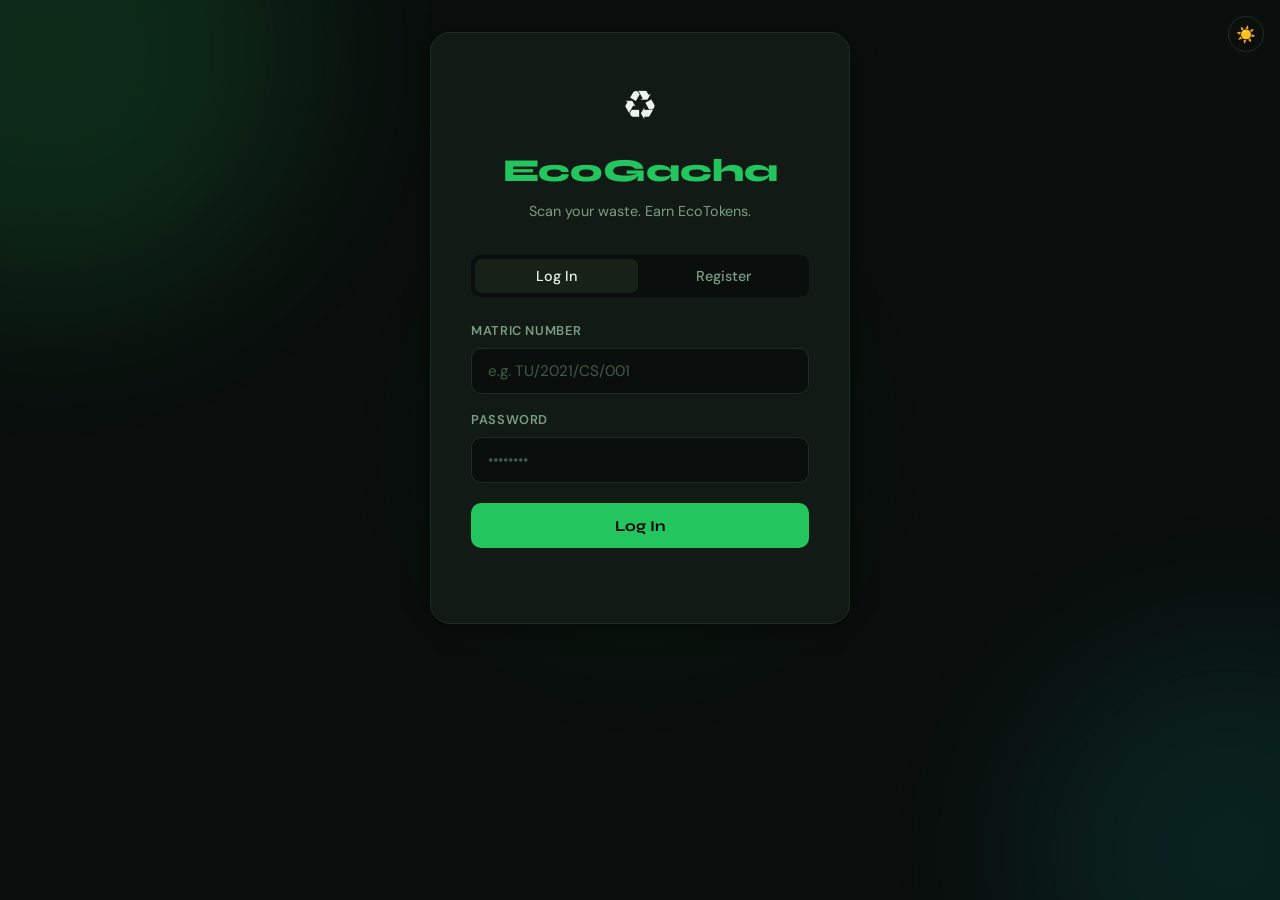
<file: frontend/index.html>
<!DOCTYPE html>
<html lang="en">
<head>
  <meta charset="UTF-8" />
  <meta name="viewport" content="width=device-width, initial-scale=1.0" />
  <title>EcoGacha — Scan. Sort. Earn.</title>
  <link rel="stylesheet" href="css/style.css" />
  <link href="https://fonts.googleapis.com/css2?family=Syne:wght@700;800&family=DM+Sans:wght@400;500;600&display=swap" rel="stylesheet" />
</head>
<body class="auth-page">

  <div class="auth-bg">
    <div class="blob blob-1"></div>
    <div class="blob blob-2"></div>
    <div class="blob blob-3"></div>
  </div>

  <div class="auth-container">
    <div class="auth-brand">
      <div class="logo-mark">♻</div>
      <h1 class="brand-name">EcoGacha</h1>
      <p class="brand-tagline">Scan your waste. Earn EcoTokens.</p>
    </div>

    <!-- Tab switcher -->
    <div class="tab-row">
      <button class="tab-btn active" onclick="showTab('login')">Log In</button>
      <button class="tab-btn" onclick="showTab('register')">Register</button>
    </div>

    <!-- Login form -->
    <div id="tab-login" class="auth-form active">
      <div class="form-group">
        <label>Matric Number</label>
        <input type="text" id="login-matric" placeholder="e.g. TU/2021/CS/001" />
      </div>
      <div class="form-group">
        <label>Password</label>
        <input type="password" id="login-password" placeholder="••••••••" />
      </div>
      <button class="btn-primary" onclick="handleLogin()">Log In</button>
      <p id="login-msg" class="form-msg"></p>
    </div>

    <!-- Register form -->
    <div id="tab-register" class="auth-form">
      <div class="form-group">
        <label>Full Name</label>
        <input type="text" id="reg-name" placeholder="Your full name" />
      </div>
      <div class="form-group">
        <label>Matric Number</label>
        <input type="text" id="reg-matric" placeholder="e.g. TU/2021/CS/001" />
      </div>
      <div class="form-group">
        <label>Email</label>
        <input type="email" id="reg-email" placeholder="you@topfaith.edu.ng" />
      </div>
      <div class="form-group">
        <label>Password</label>
        <input type="password" id="reg-password" placeholder="At least 6 characters" />
      </div>
      <button class="btn-primary" onclick="handleRegister()">Create Account</button>
      <p id="reg-msg" class="form-msg"></p>
    </div>
  </div>

  <script src="js/app.js"></script>
  <script>
    function showTab(tab) {
      showTabDirect(tab);
      // highlight the button that was clicked (only works when called from onclick)
      if (event && event.target) event.target.classList.add("active");
    }

    function showTabDirect(tab) {
      document.querySelectorAll(".tab-btn").forEach(b => b.classList.remove("active"));
      document.querySelectorAll(".auth-form").forEach(f => f.classList.remove("active"));
      document.querySelector(`#tab-${tab}`).classList.add("active");
      // highlight the matching tab button
      const btn = document.getElementById(`mode-${tab}`) || 
                  [...document.querySelectorAll(".tab-btn")].find(b => b.getAttribute("onclick")?.includes(`'${tab}'`));
      if (btn) btn.classList.add("active");
    }

    async function handleLogin() {
      const matric = document.getElementById("login-matric").value.trim();
      const password = document.getElementById("login-password").value;
      const msg = document.getElementById("login-msg");
      msg.textContent = "Logging in...";
      msg.className = "form-msg";

      const res = await api("/api/auth/login", "POST", { matric_number: matric, password });
      if (res.error) {
        msg.textContent = res.error;
        msg.classList.add("error");
      } else {
        localStorage.setItem("student", JSON.stringify(res.student));
        window.location.href = "dashboard.html";
      }
    }

    async function handleRegister() {
      const name = document.getElementById("reg-name").value.trim();
      const matric = document.getElementById("reg-matric").value.trim();
      const email = document.getElementById("reg-email").value.trim();
      const password = document.getElementById("reg-password").value;
      const msg = document.getElementById("reg-msg");
      msg.textContent = "Creating account...";
      msg.className = "form-msg";

      const res = await api("/api/auth/register", "POST", { name, matric_number: matric, email, password });
      if (res.error) {
        msg.textContent = res.error;
        msg.classList.add("error");
      } else {
        msg.textContent = "Account created! Logging you in...";
        msg.classList.add("success");
        // Auto-login with the same credentials just entered
        const loginRes = await api("/api/auth/login", "POST", { matric_number: matric, password });
        if (loginRes.error) {
          // Fallback: switch to login tab with fields pre-filled
          setTimeout(() => {
            showTabDirect("login");
            document.getElementById("login-matric").value = matric;
            document.getElementById("login-password").value = password;
          }, 800);
        } else {
          localStorage.setItem("student", JSON.stringify(loginRes.student));
          setTimeout(() => window.location.href = "dashboard.html", 800);
        }
      }
    }

    // ── Enter key submits the active form ──
    document.addEventListener("DOMContentLoaded", () => {
      const loginFields = ["login-matric", "login-password"];
      const registerFields = ["reg-name", "reg-matric", "reg-email", "reg-password"];

      loginFields.forEach(id => {
        document.getElementById(id).addEventListener("keydown", e => {
          if (e.key === "Enter") handleLogin();
        });
      });

      registerFields.forEach(id => {
        document.getElementById(id).addEventListener("keydown", e => {
          if (e.key === "Enter") handleRegister();
        });
      });
    });
  </script>
  <button class="theme-toggle" id="theme-toggle" onclick="toggleTheme()" title="Toggle theme" style="position:fixed;top:1rem;right:1rem;z-index:200">☀️</button>
</body>
</html>
</file>
<file: frontend/css/style.css>
/* ─── Design tokens — Dark mode (default) ─── */
:root {
  --green: #22c55e;
  --green-dark: #15803d;
  --green-light: #bbf7d0;
  --teal: #0d9488;
  --bg: #0a0f0d;
  --bg-card: #111a14;
  --bg-card2: #182118;
  --border: #1e2e22;
  --text: #e8f5ec;
  --text-muted: #7a9e83;
  --text-dim: #3d5c44;
  --amber: #f59e0b;
  --epic: #a855f7;
  --rare: #3b82f6;
  --common: #22c55e;
  --danger: #ef4444;
  --radius: 14px;
  --shadow: 0 4px 24px rgba(0, 0, 0, 0.5);
  --navbar-bg: rgba(10, 15, 13, 0.9);
}

/* ─── Light mode overrides ─── */
body.light {
  --bg: #f0f7f2;
  --bg-card: #ffffff;
  --bg-card2: #e8f5ec;
  --border: #c8e6d0;
  --text: #0f2014;
  --text-muted: #3d6e4a;
  --text-dim: #7aab87;
  --shadow: 0 4px 24px rgba(0, 0, 0, 0.1);
  --navbar-bg: rgba(240, 247, 242, 0.92);
}

/* ─── Reset ─── */
*,
*::before,
*::after {
  box-sizing: border-box;
  margin: 0;
  padding: 0;
}

html {
  scroll-behavior: smooth;
}

body {
  font-family: "DM Sans", sans-serif;
  background: var(--bg);
  color: var(--text);
  min-height: 100vh;
  line-height: 1.6;
  transition: background 0.25s, color 0.25s;
}

a {
  color: var(--green);
  text-decoration: none;
}

a:hover {
  text-decoration: underline;
}

.hidden {
  display: none !important;
}

/* ─── Navbar ─── */
.navbar {
  position: sticky;
  top: 0;
  z-index: 100;
  display: flex;
  align-items: center;
  justify-content: space-between;
  padding: 1rem 2rem;
  background: var(--navbar-bg);
  backdrop-filter: blur(12px);
  border-bottom: 1px solid var(--border);
}

.nav-brand {
  font-family: "Syne", sans-serif;
  font-size: 1.25rem;
  font-weight: 800;
  color: var(--green);
  text-decoration: none;
}

.nav-links {
  display: flex;
  align-items: center;
  gap: 1.25rem;
}

.nav-link {
  color: var(--text-muted);
  font-size: 0.9rem;
  font-weight: 500;
  transition: color 0.2s;
}

.nav-link:hover {
  color: var(--text);
  text-decoration: none;
}

/* ─── Theme toggle button ─── */
.theme-toggle {
  background: transparent;
  border: 1px solid var(--border);
  color: var(--text-muted);
  width: 36px;
  height: 36px;
  border-radius: 50%;
  cursor: pointer;
  font-size: 1rem;
  display: flex;
  align-items: center;
  justify-content: center;
  transition: all 0.2s;
  flex-shrink: 0;
}

.theme-toggle:hover {
  border-color: var(--green);
  color: var(--green);
}

.btn-logout {
  background: transparent;
  border: 1px solid var(--border);
  color: var(--text-muted);
  padding: 0.4rem 1rem;
  border-radius: 8px;
  cursor: pointer;
  font-family: inherit;
  font-size: 0.85rem;
  transition: all 0.2s;
}

.btn-logout:hover {
  border-color: var(--danger);
  color: var(--danger);
}

/* ─── Auth page ─── */
.auth-page {
  display: flex;
  align-items: flex-start;
  justify-content: center;
  min-height: 100vh;
  overflow: auto;
  position: relative;
}

.auth-bg {
  position: fixed;
  inset: 0;
  overflow: hidden;
  pointer-events: none;
}

.blob {
  position: absolute;
  border-radius: 50%;
  filter: blur(80px);
  opacity: 0.15;
}

.blob-1 {
  width: 500px;
  height: 500px;
  background: var(--green);
  top: -200px;
  left: -200px;
}

.blob-2 {
  width: 400px;
  height: 400px;
  background: var(--teal);
  bottom: -150px;
  right: -150px;
}

.blob-3 {
  width: 300px;
  height: 300px;
  background: var(--green-dark);
  top: 50%;
  left: 50%;
  transform: translate(-50%, -50%);
}

.auth-container {
  position: relative;
  z-index: 1;
  width: 100%;
  max-width: 420px;
  margin: 2rem;
  background: var(--bg-card);
  border: 1px solid var(--border);
  border-radius: 20px;
  padding: 2.5rem;
  box-shadow: var(--shadow);
}

.auth-brand {
  text-align: center;
  margin-bottom: 2rem;
}

.logo-mark {
  font-size: 2.5rem;
  display: block;
  margin-bottom: 0.5rem;
  animation: spin-slow 8s linear infinite;
}

@keyframes spin-slow {
  from {
    transform: rotate(0deg);
  }

  to {
    transform: rotate(360deg);
  }
}

.brand-name {
  font-family: "Syne", sans-serif;
  font-size: 2rem;
  font-weight: 800;
  color: var(--green);
}

.brand-tagline {
  color: var(--text-muted);
  font-size: 0.9rem;
  margin-top: 0.25rem;
}

/* ─── Tab row ─── */
.tab-row {
  display: flex;
  background: var(--bg);
  border-radius: 10px;
  padding: 4px;
  margin-bottom: 1.5rem;
  gap: 4px;
}

.tab-btn {
  flex: 1;
  background: transparent;
  border: none;
  padding: 0.5rem;
  color: var(--text-muted);
  font-family: inherit;
  font-size: 0.9rem;
  font-weight: 500;
  border-radius: 7px;
  cursor: pointer;
  transition: all 0.2s;
}

.tab-btn.active {
  background: var(--bg-card2);
  color: var(--text);
}

/* ─── Forms ─── */
.auth-form {
  display: none;
  flex-direction: column;
  gap: 1rem;
}

.auth-form.active {
  display: flex;
}

.form-group {
  display: flex;
  flex-direction: column;
  gap: 0.4rem;
}

.form-group label {
  font-size: 0.8rem;
  font-weight: 600;
  color: var(--text-muted);
  text-transform: uppercase;
  letter-spacing: 0.05em;
}

.form-group input {
  background: var(--bg);
  border: 1px solid var(--border);
  border-radius: 10px;
  padding: 0.75rem 1rem;
  color: var(--text);
  font-family: inherit;
  font-size: 0.95rem;
  transition: border-color 0.2s;
  outline: none;
}

.form-group input:focus {
  border-color: var(--green);
}

.form-group input::placeholder {
  color: var(--text-dim);
}

.btn-primary {
  background: var(--green);
  color: #000;
  border: none;
  padding: 0.85rem 1.5rem;
  border-radius: 10px;
  font-family: "Syne", sans-serif;
  font-size: 0.95rem;
  font-weight: 700;
  cursor: pointer;
  transition: all 0.2s;
  width: 100%;
  margin-top: 0.25rem;
}

.btn-primary:hover {
  background: var(--green-dark);
  color: #fff;
  transform: translateY(-1px);
}

.btn-primary:disabled {
  opacity: 0.4;
  cursor: not-allowed;
  transform: none;
}

.btn-secondary {
  background: transparent;
  border: 1px solid var(--border);
  color: var(--text-muted);
  padding: 0.75rem 1.5rem;
  border-radius: 10px;
  font-family: inherit;
  font-size: 0.9rem;
  cursor: pointer;
  transition: all 0.2s;
  width: 100%;
  margin-top: 0.5rem;
}

.btn-secondary:hover {
  border-color: var(--green);
  color: var(--green);
}

.form-msg {
  font-size: 0.85rem;
  min-height: 1.2rem;
}

.form-msg.error {
  color: var(--danger);
}

.form-msg.success {
  color: var(--green);
}

/* ─── Page layout ─── */
.page {
  max-width: 720px;
  margin: 0 auto;
  padding: 2rem 1.5rem 4rem;
}

/* ─── Dashboard hero ─── */
.dashboard-hero {
  display: flex;
  justify-content: space-between;
  align-items: center;
  background: linear-gradient(135deg, var(--bg-card2) 0%, var(--bg-card) 100%);
  border: 1px solid var(--border);
  border-radius: var(--radius);
  padding: 2rem;
  margin-bottom: 1.5rem;
}

.greeting {
  color: var(--text-muted);
  font-size: 0.9rem;
}

.student-name {
  font-family: "Syne", sans-serif;
  font-size: 1.6rem;
  font-weight: 800;
  color: var(--text);
}

.matric {
  color: var(--text-dim);
  font-size: 0.85rem;
  margin-top: 0.2rem;
}

.token-badge {
  text-align: center;
  background: rgba(34, 197, 94, 0.1);
  border: 1px solid rgba(34, 197, 94, 0.3);
  border-radius: 12px;
  padding: 1rem 1.5rem;
}

.token-count {
  display: block;
  font-family: "Syne", sans-serif;
  font-size: 2.5rem;
  font-weight: 800;
  color: var(--green);
  line-height: 1;
}

.token-label {
  font-size: 0.75rem;
  color: var(--text-muted);
  margin-top: 0.25rem;
  display: block;
}

.stats-row {
  display: grid;
  grid-template-columns: 1fr 1fr 1fr;
  gap: 1rem;
  margin-bottom: 1.5rem;
}

.stat-card {
  background: var(--bg-card);
  border: 1px solid var(--border);
  border-radius: var(--radius);
  padding: 1.25rem;
  display: flex;
  flex-direction: column;
  gap: 0.25rem;
}

.stat-value {
  font-family: "Syne", sans-serif;
  font-size: 1.8rem;
  font-weight: 800;
  color: var(--text);
}

.stat-label {
  font-size: 0.78rem;
  color: var(--text-muted);
}

.scan-cta {
  display: flex;
  flex-direction: column;
  align-items: center;
  justify-content: center;
  height: 100%;
  color: var(--green);
  text-decoration: none;
  font-weight: 600;
  gap: 0.4rem;
  transition: transform 0.2s;
}

.scan-cta:hover {
  transform: scale(1.05);
  text-decoration: none;
}

.scan-icon {
  font-size: 1.5rem;
}

/* ─── Card ─── */
.card {
  background: var(--bg-card);
  border: 1px solid var(--border);
  border-radius: var(--radius);
  padding: 1.5rem;
  margin-bottom: 1.5rem;
}

.card-title {
  font-family: "Syne", sans-serif;
  font-size: 1.05rem;
  font-weight: 700;
  margin-bottom: 0.25rem;
}

.card-sub {
  color: var(--text-muted);
  font-size: 0.85rem;
  margin-bottom: 1rem;
}

/* ─── Reward Shop ─── */
.shop-grid {
  display: grid;
  grid-template-columns: 1fr 1fr;
  gap: 0.75rem;
}

.shop-item {
  background: var(--bg);
  border: 1px solid var(--border);
  border-radius: 12px;
  padding: 1rem;
  cursor: pointer;
  transition: all 0.2s;
  display: flex;
  flex-direction: column;
  gap: 0.4rem;
}

.shop-item:hover {
  border-color: var(--green);
  transform: translateY(-2px);
}

.shop-item-icon {
  font-size: 1.8rem;
}

.shop-item-name {
  font-weight: 600;
  font-size: 0.9rem;
  color: var(--text);
}

.shop-item-desc {
  font-size: 0.78rem;
  color: var(--text-muted);
  line-height: 1.4;
}

.shop-item-footer {
  display: flex;
  justify-content: space-between;
  align-items: center;
  margin-top: 0.25rem;
}

.shop-item-cost {
  font-family: "Syne", sans-serif;
  font-weight: 700;
  color: var(--green);
  font-size: 0.9rem;
}

.shop-item-rarity {
  font-size: 0.7rem;
  font-weight: 600;
  padding: 0.15rem 0.5rem;
  border-radius: 4px;
}

.rarity-Common {
  background: rgba(34, 197, 94, 0.12);
  color: var(--common);
}

.rarity-Rare {
  background: rgba(59, 130, 246, 0.12);
  color: var(--rare);
}

.rarity-Epic {
  background: rgba(168, 85, 247, 0.12);
  color: var(--epic);
}

.rarity-Legendary {
  background: rgba(245, 158, 11, 0.15);
  color: var(--amber);
}

/* ─── Redeem modal ─── */
.modal-overlay {
  position: fixed;
  inset: 0;
  background: rgba(0, 0, 0, 0.7);
  display: flex;
  align-items: center;
  justify-content: center;
  z-index: 300;
  backdrop-filter: blur(4px);
  animation: fadeIn 0.2s;
}

@keyframes fadeIn {
  from {
    opacity: 0;
  }

  to {
    opacity: 1;
  }
}

.modal {
  background: var(--bg-card);
  border: 1px solid var(--border);
  border-radius: 20px;
  padding: 2rem;
  max-width: 400px;
  width: 90%;
  box-shadow: var(--shadow);
  animation: slideUp 0.25s ease;
}

@keyframes slideUp {
  from {
    transform: translateY(20px);
    opacity: 0;
  }

  to {
    transform: translateY(0);
    opacity: 1;
  }
}

.modal-icon {
  font-size: 3rem;
  text-align: center;
  display: block;
  margin-bottom: 0.5rem;
}

.modal-title {
  font-family: "Syne", sans-serif;
  font-size: 1.2rem;
  font-weight: 800;
  text-align: center;
  margin-bottom: 0.25rem;
}

.modal-desc {
  color: var(--text-muted);
  font-size: 0.88rem;
  text-align: center;
  margin-bottom: 1.25rem;
}

.modal-cost {
  text-align: center;
  font-size: 1.5rem;
  font-family: "Syne", sans-serif;
  font-weight: 800;
  color: var(--green);
  margin-bottom: 1.25rem;
}

.modal-cost small {
  font-size: 0.75rem;
  color: var(--text-muted);
  font-family: inherit;
  font-weight: 400;
}

.modal-actions {
  display: flex;
  gap: 0.75rem;
}

.modal-actions .btn-primary,
.modal-actions .btn-secondary {
  margin: 0;
}

.modal-msg {
  text-align: center;
  margin-top: 0.75rem;
  font-size: 0.85rem;
}

/* ─── History ─── */
.history-list {
  display: flex;
  flex-direction: column;
  gap: 0.75rem;
}

.history-item {
  display: flex;
  justify-content: space-between;
  align-items: center;
  padding: 0.75rem;
  background: var(--bg);
  border-radius: 10px;
  border: 1px solid var(--border);
}

.history-left {
  display: flex;
  gap: 0.5rem;
  align-items: center;
}

.history-right {
  text-align: right;
}

.history-tokens {
  display: block;
  font-family: "Syne", sans-serif;
  font-weight: 700;
  color: var(--green);
}

.history-tokens small {
  font-size: 0.7rem;
  color: var(--text-muted);
}

.history-date {
  font-size: 0.75rem;
  color: var(--text-dim);
}

.empty-state {
  color: var(--text-muted);
  font-size: 0.9rem;
}

/* ─── Waste category tags ─── */
.waste-tag {
  display: inline-block;
  padding: 0.25rem 0.65rem;
  border-radius: 6px;
  font-size: 0.8rem;
  font-weight: 600;
  text-transform: capitalize;
  background: var(--bg-card2);
  border: 1px solid var(--border);
  color: var(--text-muted);
}

.waste-tag.plastic {
  background: rgba(59, 130, 246, 0.12);
  border-color: rgba(59, 130, 246, 0.3);
  color: #93c5fd;
}

.waste-tag.cardboard,
.waste-tag.paper {
  background: rgba(245, 158, 11, 0.12);
  border-color: rgba(245, 158, 11, 0.3);
  color: #fcd34d;
}

.waste-tag.glass {
  background: rgba(20, 184, 166, 0.12);
  border-color: rgba(20, 184, 166, 0.3);
  color: #5eead4;
}

.waste-tag.metal {
  background: rgba(156, 163, 175, 0.12);
  border-color: rgba(156, 163, 175, 0.3);
  color: #d1d5db;
}

.waste-tag.organic {
  background: rgba(34, 197, 94, 0.12);
  border-color: rgba(34, 197, 94, 0.3);
  color: var(--green);
}

.waste-tag.e-waste {
  background: rgba(168, 85, 247, 0.12);
  border-color: rgba(168, 85, 247, 0.3);
  color: #c4b5fd;
}

.waste-tag.trash {
  background: rgba(239, 68, 68, 0.12);
  border-color: rgba(239, 68, 68, 0.3);
  color: #fca5a5;
}

/* ─── Gacha tier colours ─── */
.tier-common {
  color: var(--common);
}

.tier-rare {
  color: var(--rare);
}

.tier-epic {
  color: var(--epic);
}

/* ─── Scan page ─── */
.scan-header {
  margin-bottom: 1.5rem;
}

.page-title {
  font-family: "Syne", sans-serif;
  font-size: 1.6rem;
  font-weight: 800;
}

.page-sub {
  color: var(--text-muted);
  font-size: 0.9rem;
  margin-top: 0.25rem;
}

/* ─── Camera / upload mode switcher ─── */
.input-mode-row {
  display: flex;
  background: var(--bg);
  border-radius: 10px;
  padding: 4px;
  margin-bottom: 1rem;
  gap: 4px;
}

.mode-btn {
  flex: 1;
  background: transparent;
  border: none;
  padding: 0.5rem;
  color: var(--text-muted);
  font-family: inherit;
  font-size: 0.88rem;
  font-weight: 500;
  border-radius: 7px;
  cursor: pointer;
  transition: all 0.2s;
}

.mode-btn.active {
  background: var(--bg-card);
  color: var(--text);
}

.upload-zone {
  border: 2px dashed var(--border);
  border-radius: var(--radius);
  padding: 3rem 2rem;
  text-align: center;
  cursor: pointer;
  transition: border-color 0.2s, background 0.2s;
  position: relative;
  overflow: hidden;
  min-height: 220px;
  display: flex;
  align-items: center;
  justify-content: center;
}

.upload-zone:hover {
  border-color: var(--green);
  background: rgba(34, 197, 94, 0.04);
}

.upload-inner {
  display: flex;
  flex-direction: column;
  align-items: center;
  gap: 0.5rem;
}

.upload-icon {
  font-size: 2.5rem;
}

.upload-text {
  color: var(--text);
  font-weight: 500;
}

.upload-hint {
  color: var(--text-dim);
  font-size: 0.82rem;
}

.preview-img {
  max-width: 100%;
  max-height: 320px;
  border-radius: 10px;
  object-fit: contain;
}

/* ─── Live camera view ─── */
.camera-zone {
  border: 2px solid var(--border);
  border-radius: var(--radius);
  overflow: hidden;
  min-height: 260px;
  position: relative;
  display: flex;
  flex-direction: column;
  align-items: center;
  justify-content: center;
  background: #000;
}

#camera-video {
  width: 100%;
  max-height: 340px;
  object-fit: cover;
  display: block;
}

#camera-canvas {
  display: none;
}

.camera-prompt {
  color: var(--text-muted);
  font-size: 0.9rem;
  padding: 2rem;
  text-align: center;
}

.btn-capture {
  background: var(--green);
  color: #000;
  border: none;
  padding: 0.85rem 2rem;
  border-radius: 10px;
  font-family: "Syne", sans-serif;
  font-size: 0.95rem;
  font-weight: 700;
  cursor: pointer;
  transition: all 0.2s;
  width: 100%;
  margin-top: 0.75rem;
}

.btn-capture:hover {
  background: var(--green-dark);
  color: #fff;
}

.btn-capture:disabled {
  opacity: 0.4;
  cursor: not-allowed;
}

.btn-scan {
  margin: 1rem 0;
  letter-spacing: 0.03em;
}

/* ─── Result card ─── */
.result-card {
  background: var(--bg-card);
  border: 1px solid var(--border);
  border-radius: var(--radius);
  padding: 1.5rem;
  animation: fadeUp 0.4s ease;
}

@keyframes fadeUp {
  from {
    opacity: 0;
    transform: translateY(16px);
  }

  to {
    opacity: 1;
    transform: none;
  }
}

.result-header {
  display: flex;
  justify-content: space-between;
  align-items: center;
  margin-bottom: 1.25rem;
}

.result-category {
  font-family: "Syne", sans-serif;
  font-size: 1.2rem;
  font-weight: 800;
  padding: 0.35rem 0.9rem;
  border-radius: 8px;
}

.result-confidence {
  color: var(--text-muted);
  font-size: 0.85rem;
}

.result-grid {
  display: grid;
  grid-template-columns: 1fr 1fr;
  gap: 0.75rem;
  margin-bottom: 1.25rem;
}

.result-item {
  background: var(--bg);
  border: 1px solid var(--border);
  border-radius: 10px;
  padding: 0.75rem;
  display: flex;
  flex-direction: column;
  gap: 0.2rem;
}

.result-label {
  font-size: 0.72rem;
  text-transform: uppercase;
  letter-spacing: 0.05em;
  color: var(--text-dim);
}

.result-value {
  font-size: 0.9rem;
  font-weight: 600;
  color: var(--text);
}

.gacha-reveal {
  text-align: center;
  padding: 1.5rem;
  border-radius: var(--radius);
  margin-bottom: 1.25rem;
  background: rgba(34, 197, 94, 0.08);
  border: 1px solid rgba(34, 197, 94, 0.2);
}

.tier-bg-epic {
  background: rgba(168, 85, 247, 0.1);
  border-color: rgba(168, 85, 247, 0.3);
}

.tier-bg-rare {
  background: rgba(59, 130, 246, 0.1);
  border-color: rgba(59, 130, 246, 0.3);
}

.tier-bg-common {
  background: rgba(34, 197, 94, 0.08);
  border-color: rgba(34, 197, 94, 0.2);
}

.gacha-label {
  font-size: 0.8rem;
  color: var(--text-muted);
  text-transform: uppercase;
  letter-spacing: 0.05em;
}

.gacha-tokens {
  font-family: "Syne", sans-serif;
  font-size: 3.5rem;
  font-weight: 800;
  color: var(--green);
  line-height: 1.1;
  animation: pop 0.4s cubic-bezier(0.34, 1.56, 0.64, 1);
}

.tier-bg-epic .gacha-tokens {
  color: #c4b5fd;
}

.tier-bg-rare .gacha-tokens {
  color: #93c5fd;
}

@keyframes pop {
  from {
    transform: scale(0.5);
    opacity: 0;
  }

  to {
    transform: scale(1);
    opacity: 1;
  }
}

.gacha-unit {
  font-size: 0.85rem;
  color: var(--text-muted);
}

.eco-tip {
  display: flex;
  gap: 0.75rem;
  align-items: flex-start;
  background: var(--bg);
  border-radius: 10px;
  padding: 1rem;
  margin-bottom: 1rem;
  border: 1px solid var(--border);
}

.tip-icon {
  font-size: 1.2rem;
  flex-shrink: 0;
}

.eco-tip p {
  font-size: 0.88rem;
  color: var(--text-muted);
  line-height: 1.6;
}

/* ─── Loading overlay ─── */
.loading-overlay {
  position: fixed;
  inset: 0;
  background: rgba(10, 15, 13, 0.85);
  display: flex;
  flex-direction: column;
  align-items: center;
  justify-content: center;
  gap: 1rem;
  z-index: 200;
  color: var(--text-muted);
}

.spinner {
  width: 44px;
  height: 44px;
  border: 3px solid var(--border);
  border-top-color: var(--green);
  border-radius: 50%;
  animation: spin 0.8s linear infinite;
}

@keyframes spin {
  to {
    transform: rotate(360deg);
  }
}

/* ─── Leaderboard ─── */
.leaderboard-list {
  display: flex;
  flex-direction: column;
  gap: 0.75rem;
}

.lb-row {
  display: flex;
  align-items: center;
  gap: 1rem;
  padding: 1rem;
  background: var(--bg);
  border-radius: 10px;
  border: 1px solid var(--border);
  transition: border-color 0.2s;
}

.lb-row.lb-you {
  border-color: rgba(34, 197, 94, 0.4);
  background: rgba(34, 197, 94, 0.04);
}

.lb-rank {
  font-size: 1.4rem;
  width: 2rem;
  text-align: center;
  flex-shrink: 0;
}

.lb-info {
  flex: 1;
}

.lb-name {
  display: block;
  font-weight: 600;
  font-size: 0.95rem;
}

.lb-matric {
  font-size: 0.78rem;
  color: var(--text-dim);
}

.you-tag {
  background: rgba(34, 197, 94, 0.15);
  color: var(--green);
  font-size: 0.7rem;
  padding: 0.1rem 0.4rem;
  border-radius: 4px;
  margin-left: 0.4rem;
  font-weight: 600;
}

.lb-right {
  text-align: right;
}

.lb-tokens {
  display: block;
  font-family: "Syne", sans-serif;
  font-weight: 800;
  font-size: 1.2rem;
  color: var(--text);
}

.lb-unit {
  font-size: 0.72rem;
  color: var(--text-dim);
}

/* ─── Responsive ─── */
@media (max-width: 600px) {
  .navbar {
    padding: 1rem;
  }

  .nav-links {
    gap: 0.6rem;
  }

  .page {
    padding: 1.25rem 1rem 3rem;
  }

  .dashboard-hero {
    flex-direction: column;
    gap: 1rem;
    text-align: center;
  }

  .stats-row {
    grid-template-columns: 1fr 1fr;
  }

  .result-grid {
    grid-template-columns: 1fr;
  }

  .shop-grid {
    grid-template-columns: 1fr;
  }

  .modal-actions {
    flex-direction: column;
  }
}

/* ─── Settings page ─── */
.nav-link-active {
  color: var(--text) !important;
  font-size: 1.1rem;
}

.settings-profile-card {
  display: flex;
  align-items: center;
  gap: 1.25rem;
}

.settings-avatar {
  width: 64px;
  height: 64px;
  border-radius: 50%;
  background: rgba(34, 197, 94, 0.15);
  border: 2px solid rgba(34, 197, 94, 0.4);
  display: flex;
  align-items: center;
  justify-content: center;
  font-family: "Syne", sans-serif;
  font-size: 1.8rem;
  font-weight: 800;
  color: var(--green);
  flex-shrink: 0;
}

.settings-profile-info {
  display: flex;
  flex-direction: column;
  gap: 0.2rem;
}

.settings-display-name {
  font-family: "Syne", sans-serif;
  font-size: 1.1rem;
  font-weight: 700;
}

.settings-display-matric {
  font-size: 0.82rem;
  color: var(--text-dim);
}

.settings-display-email {
  font-size: 0.85rem;
  color: var(--text-muted);
}

.settings-form {
  display: flex;
  flex-direction: column;
  gap: 1rem;
}

.settings-theme-row {
  display: flex;
  align-items: center;
  justify-content: space-between;
  padding: 0.5rem 0;
}

.theme-pill {
  background: var(--bg);
  border: 1px solid var(--border);
  color: var(--text);
  padding: 0.4rem 1rem;
  border-radius: 20px;
  cursor: pointer;
  font-family: inherit;
  font-size: 0.85rem;
  transition: all 0.2s;
}

.theme-pill:hover {
  border-color: var(--green);
  color: var(--green);
}

.settings-actions {
  display: flex;
  gap: 0.75rem;
  flex-wrap: wrap;
}

.settings-btn {
  width: auto;
  flex: 1;
  margin: 0;
}

.btn-danger {
  background: transparent;
  border: 1px solid var(--danger);
  color: var(--danger);
  padding: 0.75rem 1.5rem;
  border-radius: 10px;
  font-family: inherit;
  font-size: 0.9rem;
  cursor: pointer;
  transition: all 0.2s;
}

.btn-danger:hover {
  background: var(--danger);
  color: #fff;
}
</file>
